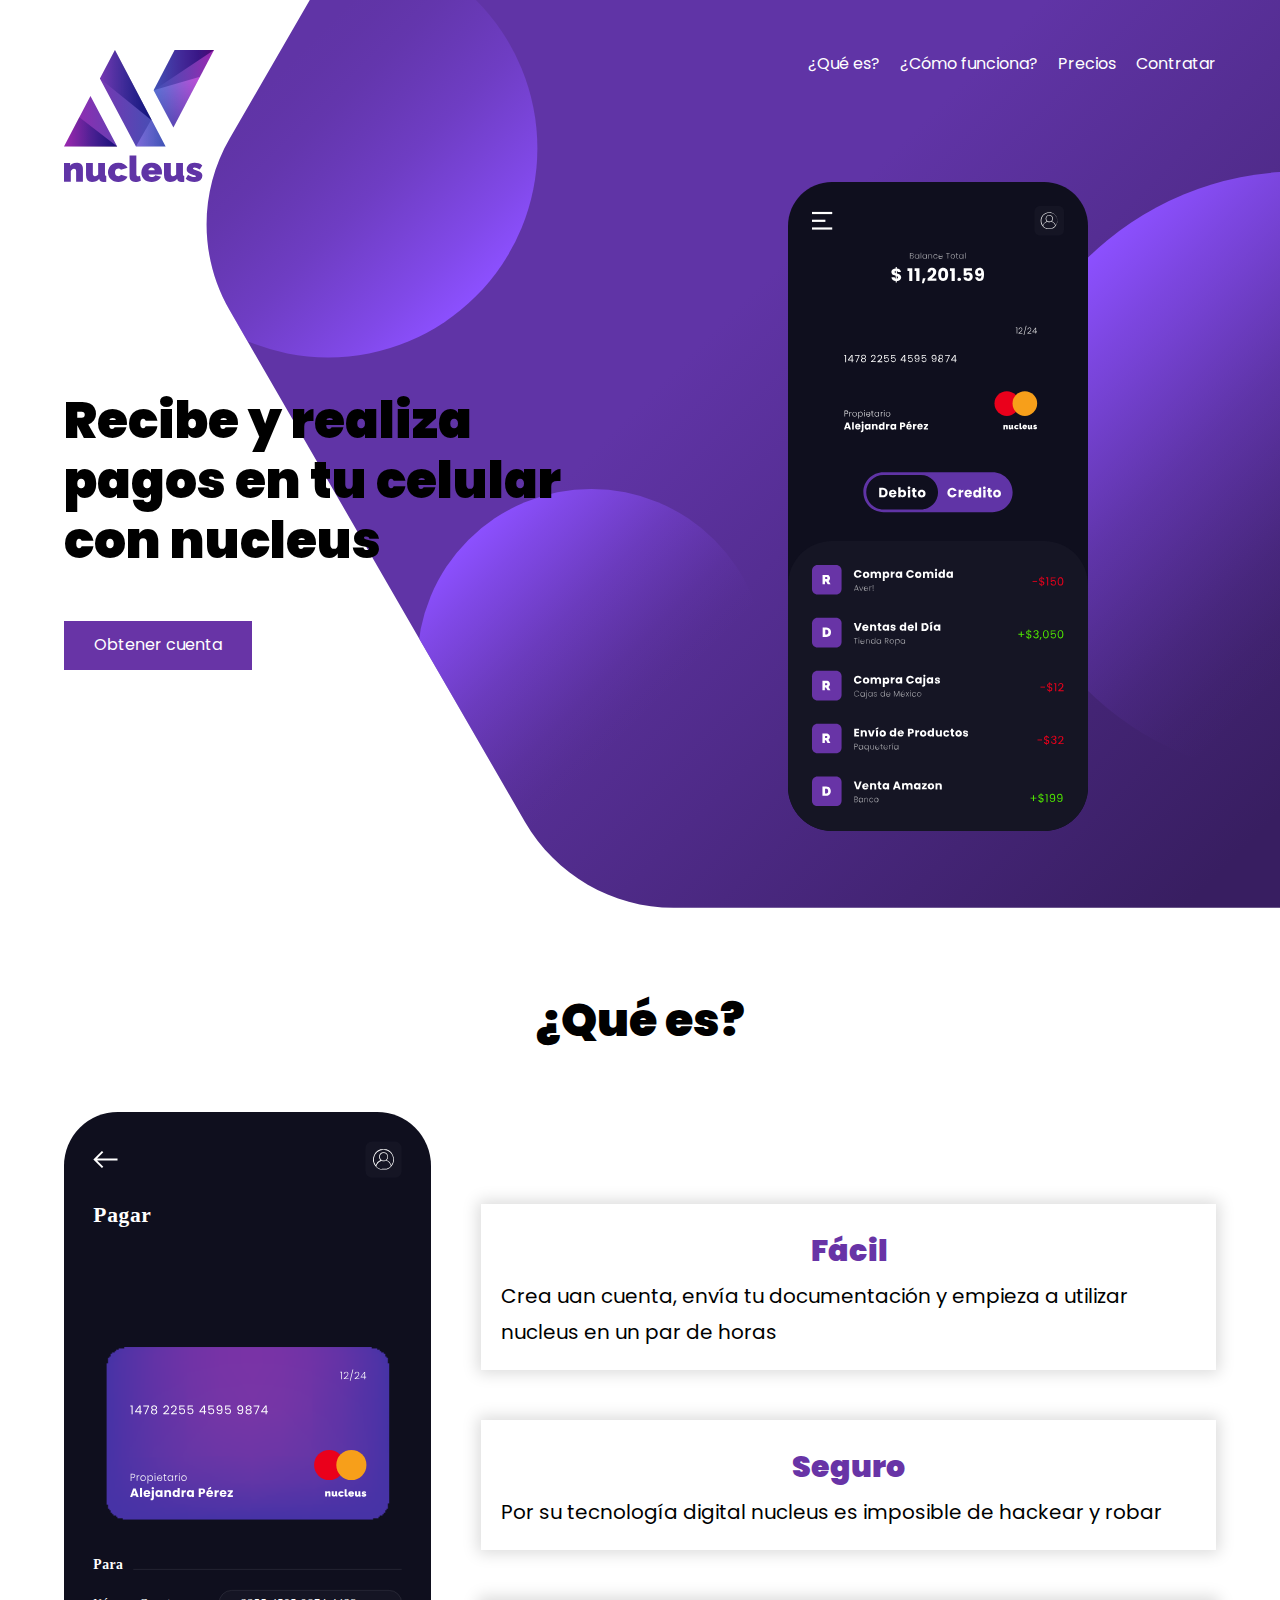
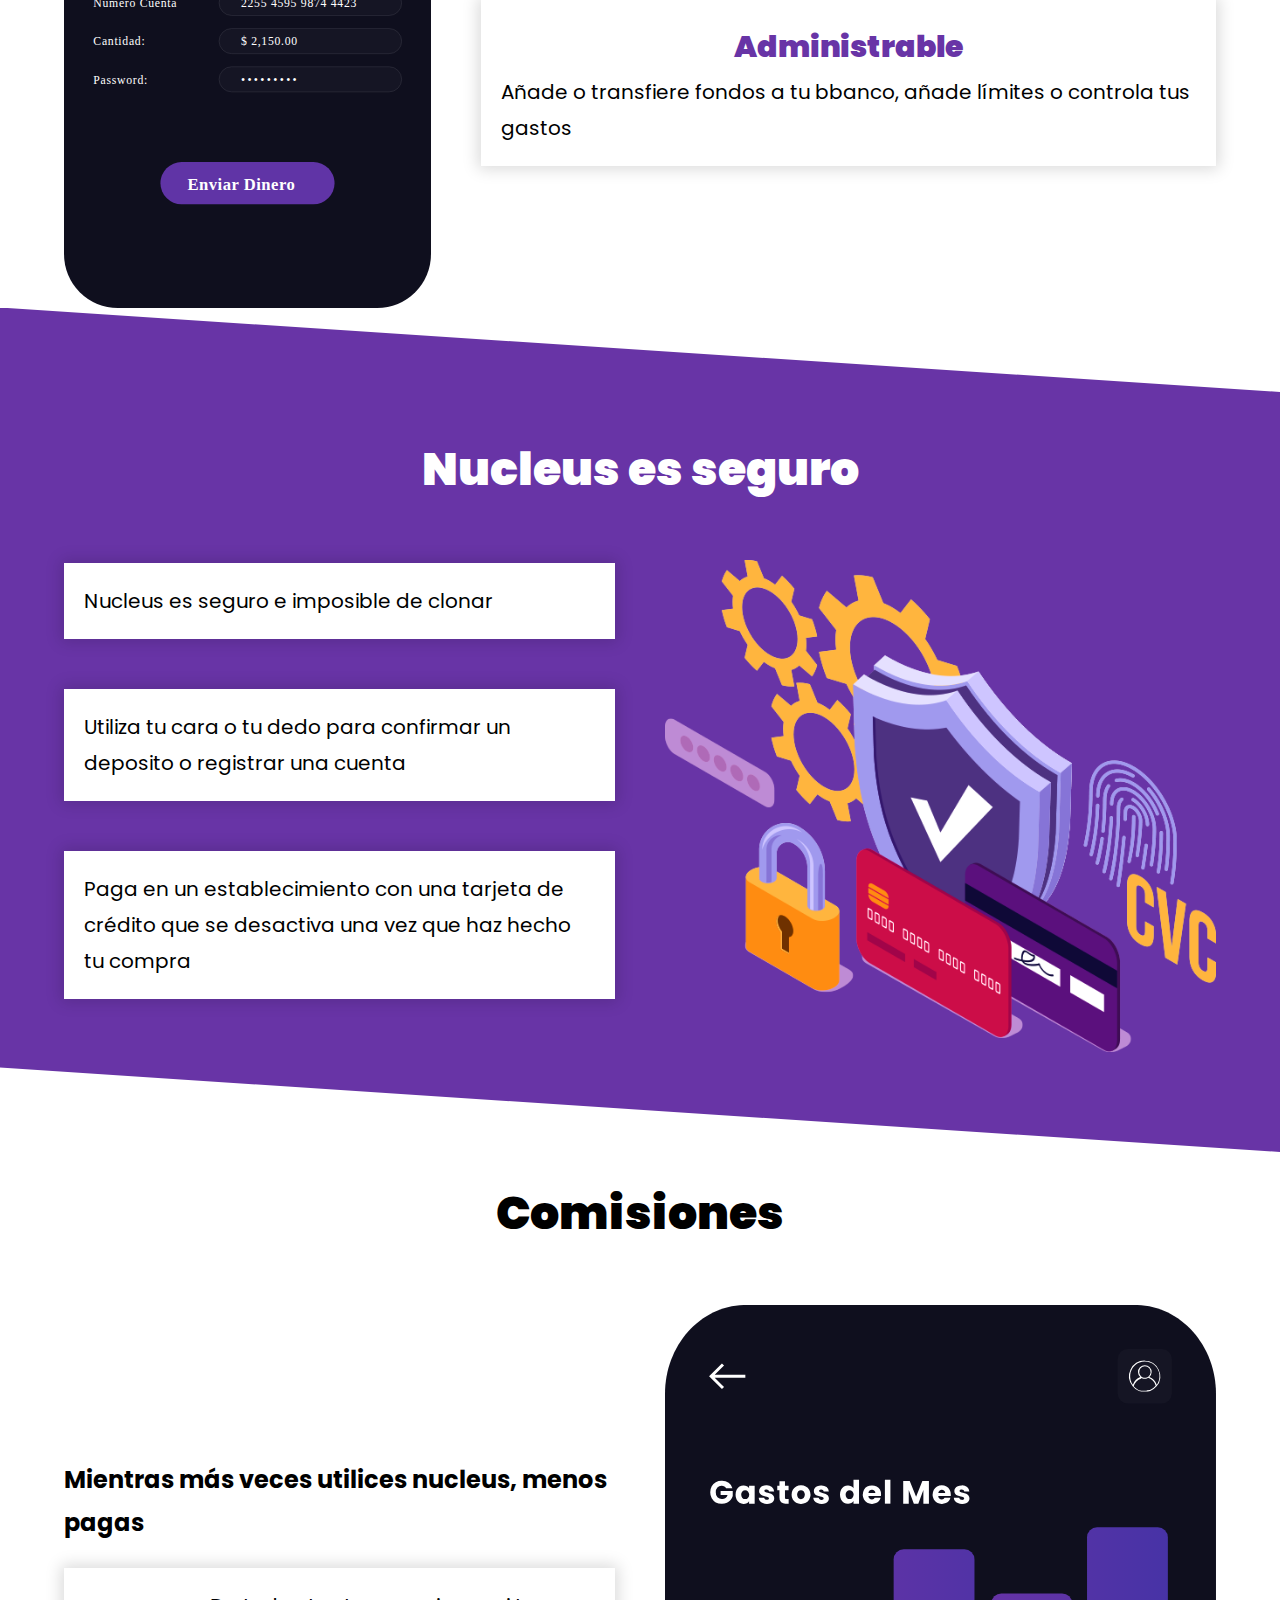
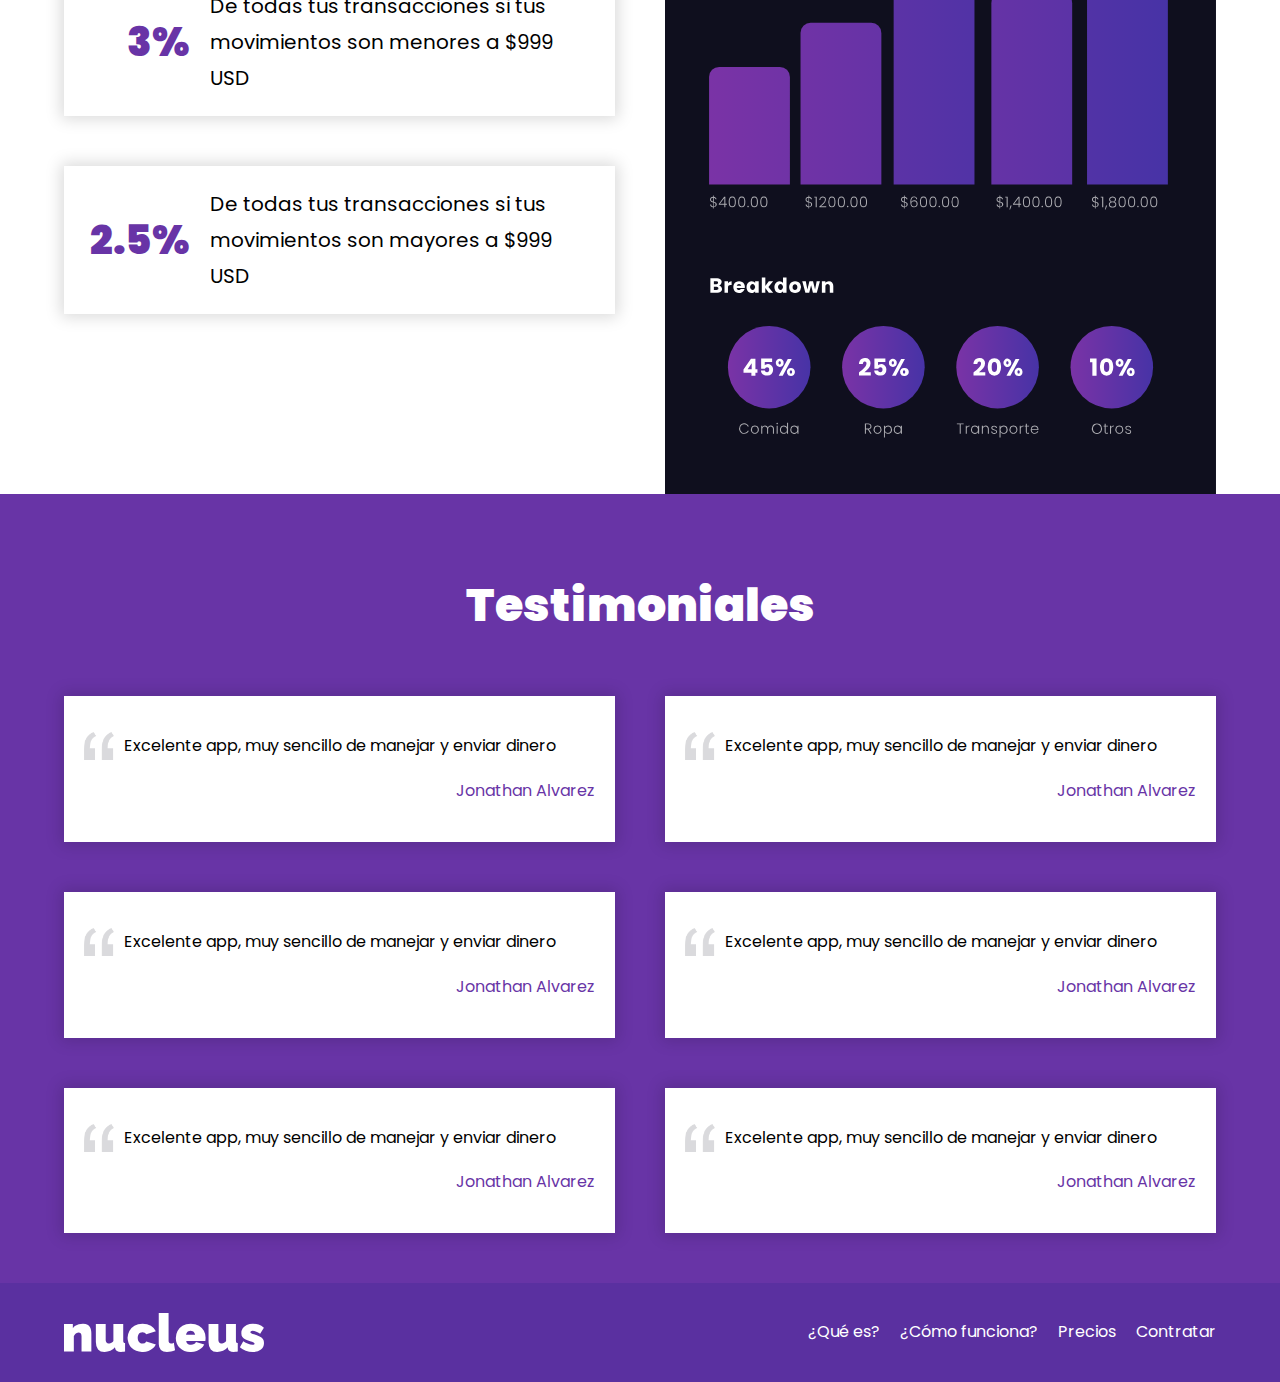
<file: index.html>
<!DOCTYPE html>
<html lang="en">
  <head>
    <meta charset="UTF-8" />
    <meta http-equiv="X-UA-Compatible" content="IE=edge" />
    <meta name="viewport" content="width=device-width, initial-scale=1.0" />
    <title>Nucleus - eWallet</title>
    <link rel="preconnect" href="https://fonts.googleapis.com" />
    <link rel="preconnect" href="https://fonts.gstatic.com" crossorigin />
    <link
      href="https://fonts.googleapis.com/css2?family=Poppins:wght@400;500;700;900&display=swap"
      rel="stylesheet"
    />

    <link rel="stylesheet" href="css/normalize.css" />
    <link rel="stylesheet" href="css/styles.css" />
  </head>
  <body>
    <header class="header">
      <div class="header__contenedor">
        <div class="header__barra">
          <div class="header__logo">
            <img src="img/logo.svg" alt="logo nucleus" />
          </div>
          <nav class="navegacion">
            <a href="#" class="navegacion__link">¿Qué es?</a>
            <a href="#" class="navegacion__link">¿Cómo funciona?</a>
            <a href="#" class="navegacion__link">Precios</a>
            <a href="#" class="navegacion__link">Contratar</a>
          </nav>
        </div>
        <div class="header__grid">
          <div class="header__texto">
            <h1 class="header__heading">
              Recibe y realiza pagos en tu celular con nucleus
            </h1>
            <a class="header__boton" href="#">Obtener cuenta</a>
          </div>
          <div class="header__grafico">
            <img
              class="header__imagen"
              src="img/app_1.svg"
              alt="imagen-nucleos"
            />
          </div>
        </div>
      </div>
    </header>
    <main class="nucleus">
      <h2 class="nucleus__heading">¿Qué es?</h2>
      <div class="nucleus__contenedor">
        <div class="nucleus__grid">
          <div class="nucleus__imagen">
            <img src="img/app_2.svg" alt="app nucleus" />
          </div>
          <div class="listado">
            <div class="listado__elementos">
              <h2 class="listado__heading">Fácil</h2>
              <p class="listado__texto">
                Crea uan cuenta, envía tu documentación y empieza a utilizar
                nucleus en un par de horas
              </p>
            </div>
            <div class="listado__elementos">
              <h2 class="listado__heading">Seguro</h2>
              <p class="listado__texto">
                Por su tecnología digital nucleus es imposible de hackear y
                robar
              </p>
            </div>
            <div class="listado__elementos">
              <h2 class="listado__heading">Administrable</h2>
              <p class="listado__texto">
                Añade o transfiere fondos a tu bbanco, añade límites o controla
                tus gastos
              </p>
            </div>
          </div>
        </div>
      </div>
    </main>
    <section class="seguridad">
      <div class="seguridad__contenedor">
        <h2 class="seguridad__heading">Nucleus es seguro</h2>
        <div class="seguridad__grid">
          <div class="listado">
            <div class="listado__elementos">
              <p class="listado__texto">
                Nucleus es seguro e imposible de clonar
              </p>
            </div>
            <div class="listado__elementos">
              <p class="listado__texto">
                Utiliza tu cara o tu dedo para confirmar un deposito o registrar
                una cuenta
              </p>
            </div>
            <div class="listado__elementos">
              <p class="listado__texto">
                Paga en un establecimiento con una tarjeta de crédito que se
                desactiva una vez que haz hecho tu compra
              </p>
            </div>
          </div>
          <div class="seguridad__imagen">
            <img src="img/seguridad.png" alt="seguridad nucleus" />
          </div>
        </div>
      </div>
    </section>
    <section class="comisiones">
      <div class="comisiones__contenedor">
        <h2 class="comisiones__heading">Comisiones</h2>
        <div class="comisiones__grid">
          <div class="comisiones__contenido">
            <p class="comisiones__texto">
              Mientras más veces utilices nucleus, menos pagas
            </p>
            <div class="listado">
              <div class="listado__elementos listado__elementos--2col">
                <p class="listado__numero">3%</p>
                <p class="listado__texto">
                  De todas tus transacciones si tus movimientos son menores a
                  $999 USD
                </p>
              </div>
              <div class="listado__elementos listado__elementos--2col">
                <p class="listado__numero">2.5%</p>
                <p class="listado__texto">
                  De todas tus transacciones si tus movimientos son mayores a
                  $999 USD
                </p>
              </div>
            </div>
          </div>
          <!--comisiones contenido-->
          <div class="comisiones__contenido">
            <img src="img/app_3.svg" alt="imagen app 3" />
          </div>
        </div>
      </div>
    </section>
    <section class="testimoniales">
      <div class="testimoniales__contenedor">
        <h2 class="testimoniales__heading">Testimoniales</h2>
        <div class="testimoniales__grid">
          <div class="testimonial">
            <p class="testimonial__texto">Excelente app, muy sencillo de manejar y enviar dinero 
            </p>
            <p class="testimonial__autor">Jonathan Alvarez</p>
          </div>
          <div class="testimonial">
            <p class="testimonial__texto">Excelente app, muy sencillo de manejar y enviar dinero 
            </p>
            <p class="testimonial__autor">Jonathan Alvarez</p>
          </div>
          <div class="testimonial">
            <p class="testimonial__texto">Excelente app, muy sencillo de manejar y enviar dinero 
            </p>
            <p class="testimonial__autor">Jonathan Alvarez</p>
          </div>
          <div class="testimonial">
            <p class="testimonial__texto">Excelente app, muy sencillo de manejar y enviar dinero 
            </p>
            <p class="testimonial__autor">Jonathan Alvarez</p>
          </div>
          <div class="testimonial">
            <p class="testimonial__texto">Excelente app, muy sencillo de manejar y enviar dinero 
            </p>
            <p class="testimonial__autor">Jonathan Alvarez</p>
          </div>
          <div class="testimonial">
            <p class="testimonial__texto">Excelente app, muy sencillo de manejar y enviar dinero 
            </p>
            <p class="testimonial__autor">Jonathan Alvarez</p>
          </div>
        </div>
      </div>
    </section>
    <footer class="footer">
      <div class="footer__contenedor">
        <div class="footer__grid">
          <div class="footer__logo">
            <img src="img/logo-blanco.svg" alt="logo-footer">
          </div>
          <nav class="navegacion">
            <a href="#" class="navegacion__link navegacion__link--blanco">¿Qué es?</a>
            <a href="#" class="navegacion__link navegacion__link--blanco">¿Cómo funciona?</a>
            <a href="#" class="navegacion__link navegacion__link--blanco">Precios</a>
            <a href="#" class="navegacion__link navegacion__link--blanco">Contratar</a>
          </nav>
        </div>
      </div>
    </footer>
  </body>
</html>
</file>
<file: css/styles.css>
:root {
    --primario: #6834a6;
    --blanco: #FFF;
    --negro: #000000;
    --fuentePrincipal: 'Poppins', sans-serif;
}

html {
    font-size: 62.5%;
    box-sizing: border-box;
}

*,
*:before,
*:after {
    box-sizing: inherit;
}

body {
    font-family: var(--fuentePrincipal);
    font-size: 1.6rem;
    line-height: 1.8;
}

h1,
h2,
h3 {
    font-weight: 900;
    margin: 2rem 0;
}

h1 {
    font-size: 5rem;
}

h2 {
    font-size: 4.6rem;
}

h3 {
    font-size: 3rem;
}

a {
    text-decoration: none;
}

img {
    max-width: 100%;
    display: block;
}

[class$="__contenedor"] {
    /*Aplica estilos a los que finalicen como*/
    max-width: 120rem;
    margin: 0 auto;
    width: 90%;
}

[class$="__heading"] {
    text-align: center;
    margin-bottom: 5rem;
}

/*header*/

.header {
    background-image: url(../img/header_bg.svg);
    background-repeat: no-repeat;
    background-position: top right;
    background-size: 10rem;
    padding: 5rem 0;
}

@media (min-width: 768px) {
    .header {
        background-size: 50rem;
    }
}

@media (min-width: 992px) {
    .header {
        background-size: 60rem;
    }
}

@media (min-width: 1220px) {
    .header {
        background-size: 110rem;
    }
}



@media (min-width: 768px) {
    .header__barra {
        display: flex;
        justify-content: space-between;
    }
}

.header__logo {
    width: 15rem;
    margin: 0 auto 3rem auto;
}

@media (min-width: 768px) {
    .header__logo {
        margin: 0;
    }

    .header__grid {
        display: grid;
        grid-template-columns: repeat(2, 1fr);
        gap: 4rem;
        align-items: center;
    }
}

.header__heading {
    font-size: 3rem;
}

@media (min-width: 768px) {
    .header__heading {
        text-align: left;
        font-size: 5rem;
        line-height: 1.2;
    }
}


@media (min-width: 768px) {
    .header__imagen {
        max-width: 30rem;
        margin: 0 auto;
    }
}

.header__boton {
    background-color: var(--primario);
    display: block;
    padding: 1rem;
    text-align: center;
    color: var(--blanco);
    margin-bottom: 4rem;
}

@media (min-width: 768px) {
    .header__boton {
        display: inline-block;
        padding: 1rem 3rem;
    }
}

.navegacion {
    display: flex;
    flex-direction: column;
    align-items: center;
}

@media (min-width: 768px) {
    .navegacion {
        flex-direction: row;
        align-items: flex-start;
        gap: 2rem;
    }
}

.navegacion__link {
    text-align: center;
    color: var(--primario);
}

.navegacion__link--blanco {
    color: var(--blanco);
}

@media (min-width: 768px) {
    .navegacion__link {
        color: var(--blanco)
    }
}

.nucleus {
    margin-top: 3rem;
}

.nucleus__grid {
    display: flex;
    flex-direction: column-reverse;
}

@media (min-width: 768px) {
    .nucleus__grid {
        display: grid;
        grid-template-columns: 1fr 2fr;
        column-gap: 5rem;
        align-items: center;
    }
}

.listado {}

.listado__elementos {
    background-color: var(--blanco);
    box-shadow: 0px 0px 15px 3px rgb(0 0 0 /.15);
    padding: 2rem;
    margin-bottom: 5rem;
    transition: transform 300ms;
}

@media (min-width: 768px) {
    .listado__elementos--2col {
        display: flex;
        justify-content: space-between;
        align-items: center;
        gap: 2rem;
    }
}


.listado__elementos:hover {
    transform: scale(1.1);
}

.listado__heading {
    font-size: 3rem;
    color: var(--primario);
    margin: 0;
}

.listado__numero {
    font-size: 6rem;
    color: var(--primario);
    margin: 0;
    font-weight: 900;
    text-align: center;
}

@media (min-width: 768px) {
    .listado__numero {
        flex-basis: 20rem;
        text-align: right;
        font-size: 4rem;
    }
}

.listado__texto {
    margin: 0;
    font-size: 2rem;
}

.seguridad {
    background-color: var(--primario);
    padding: 10rem 0;
    position: relative;
    clip-path: polygon(0 0, 100% 10%, 100% 100%, 0 90%);
    /*overflow:hidden (Funciona con codigo de abajo)*/
}

/*

Solucion con posiciones abdolutas y relativas
Mejor forma (anterior)
Igual forma se comenta como aprendizaje

.seguridad::before,
.seguridad::after {
    background-color: var(--blanco);
    content: '';
    height: 20rem;
    width: 100%;
    position: absolute;
    
}

.seguridad::before {
    top: -10;
    left:0;
    transform: rotate(3deg);
}

.seguridad::after {
    transform: rotate(3deg);
    bottom: 0;
    left: 0;
}
*/
.seguridad__heading {
    color: var(--blanco);
}

@media (min-width: 768px) {
    .seguridad__grid {
        display: grid;
        grid-template-columns: repeat(2, 1fr);
        column-gap: 5rem;
        align-items: center;
    }
}

@media (min-width: 768px) {
    .comisiones__grid {
        display: grid;
        grid-template-columns: repeat(2, 1fr);
        column-gap: 5rem;
        align-items: flex-end;
    }
}

@media (min-width: 998px) {
    .comisiones__grid {
        align-items: center;
    }
}

.comisiones__texto {
    text-align: center;
    font-size: 2.4rem;
    font-weight: 700;
}

@media (min-width: 768px) {
    .comisiones__texto {
        text-align: left;
    }
}

.testimoniales {
    background-color: var(--primario);
    padding: 5rem 0;
}

.testimoniales__heading {
    color: white;
}

.testimoniales__grid {
    display: grid;
    grid-template-columns: 1fr;
    gap: 4rem;
}

@media (min-width: 768px) {
    .testimoniales__grid {
        grid-template-columns: repeat(2, 1fr);
        gap: 5rem;
    }
}

.testimonial {
    background-color: var(--blanco);
    box-shadow: 0px 0px 15px 3px rgb(0 0 0 /.15);
    padding: 2rem;
    position: relative;
}

.testimonial__texto {
    padding-left: 4rem;
}

.testimonial__texto::before {
    content: '';
    background-image: url(../img/comilla.png);
    background-size: 3rem;
    background-repeat: no-repeat;
    background-position: center;
    width: 3rem;
    height: 3rem;
    position: absolute;
    top: 3.5rem;
    left: 2rem;
}

.testimonial__autor {
    font-size: 700;
    text-align: right;
    color: var(--primario);
}

.footer {
    padding: 3rem 0;
    background-color: #5A30A0;
    color: var(--blanco);
}

.footer__grid {
    display: grid;
    grid-template-columns: 1fr;
    gap: 2rem;
}

@media (min-width: 768px) {
    .footer__grid {
        display: flex;
        justify-content: space-between;
        align-items: center;
    }

}

.footer__logo {
    width: 20rem;
    margin: 0 auto 4rem auto;
}

@media (min-width: 768px) {
    .footer__logo {
        margin: 0;
    }
}
</file>
